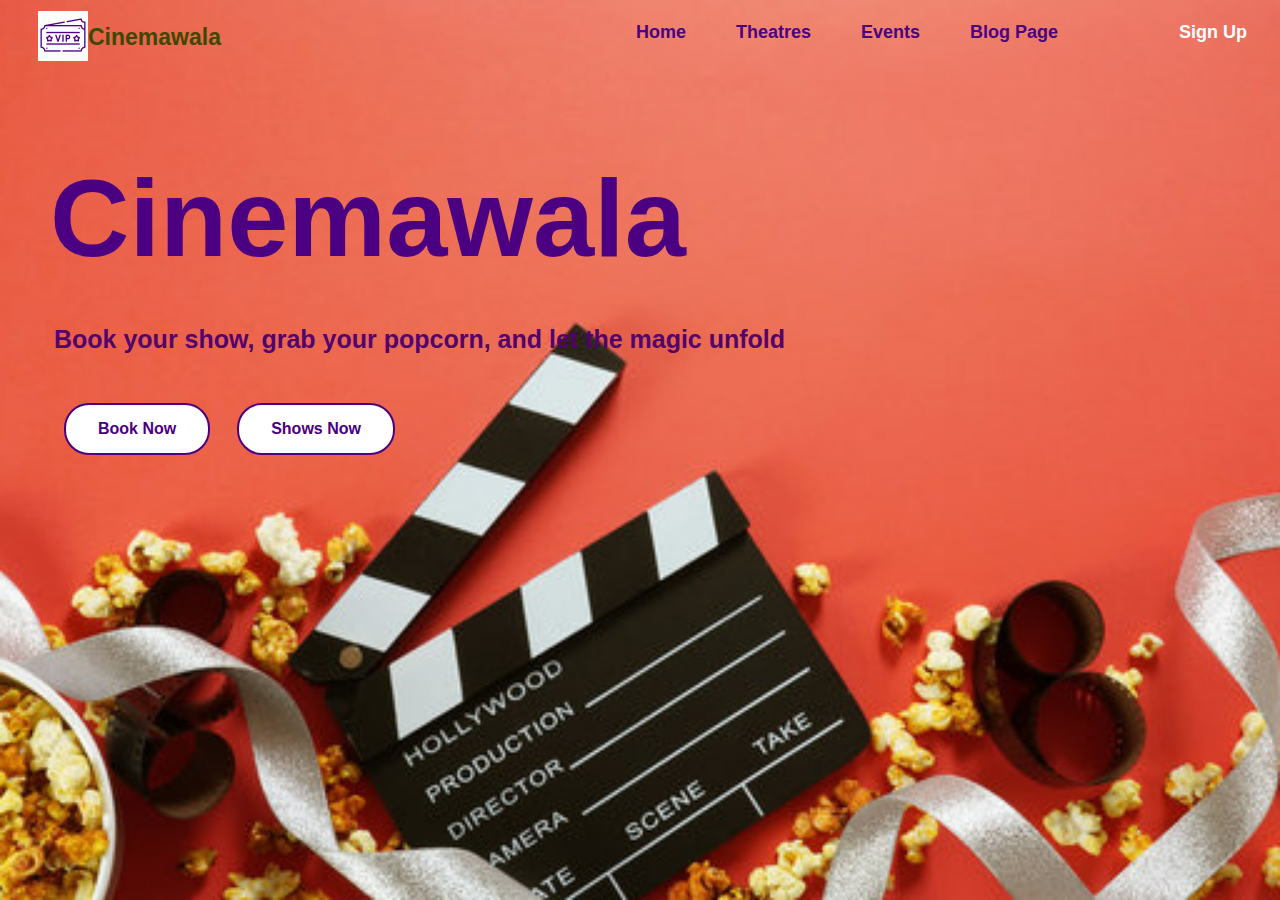
<file: CINEMAWALA/index.html>
<!DOCTYPE html>
<html lang="en">
    <head>
        <meta charset="UTF-8">
        <title>HOME</title>
        <link rel="stylesheet" type="text/css" href="style.css">
    </head>

    <body class="bg">
        <div class="header">            
            <ul>
                <div id="logo">
                    <a style="float:left" href="index.html"><img src="images/logo.jpeg"></a>
                    <li><h3>Cinemawala</h3></li>
                </div>
                <div id="navbar">
                    <li class="nav"><a href="index.html"><b>Home</b></a></li>
                    <li class="nav"><a href="#theatres"><b>Theatres</b></a></li>
                    <li class="nav"><a href="#events"><b>Events</b></a></li>
                    <li class="nav"><a href="Blogpage.html"><b>Blog Page</b></a></li>
                </div>
                <div id="navbar2">
                    <li class="signup" style="float:right"><a href="signup.html"><b>Sign Up</b></a></li>
                </div>
            </ul>
        </div>
        
        <h1 id="topic">Cinemawala</h1>
        <div id="para">
            <p><b>Book your show, grab your popcorn, and let the magic unfold</b></p>

            <a href="booknow.html"><button class="button button1"><b>Book Now</b></button></a>
            <a href="showsnow.html"><button class="button button2"><b>Shows Now</b></button></a>
        </div>
    </body>
</html>
</file>
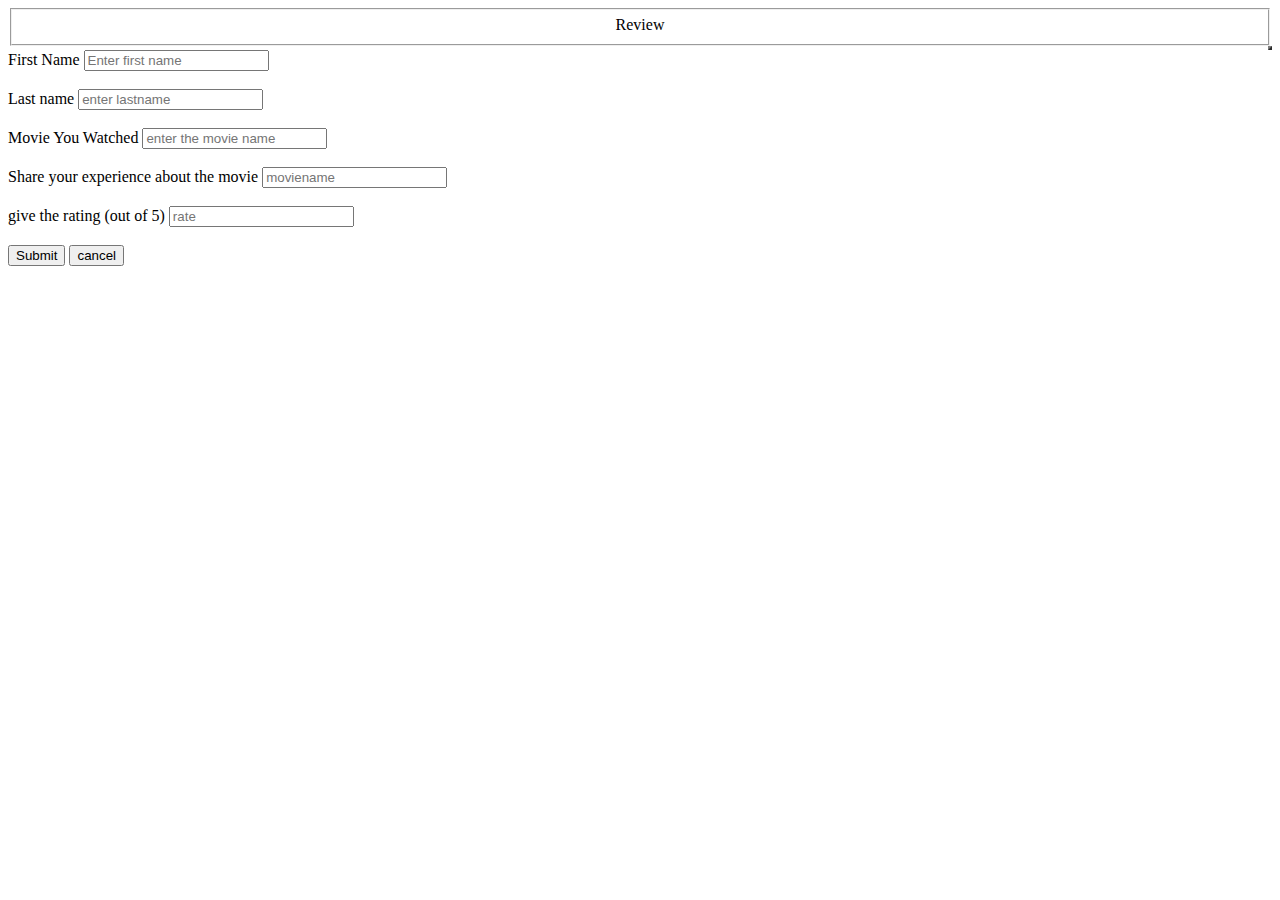
<file: CINEMAWALA/Blogpage.html>
<!DOCTYPE html>
<html lang="en">
<head>
    <meta charset="UTF-8">
    <meta name="viewport" content="width=device-width, initial-scale=1.0">
    <title>Add your Reviews</title>

</head>
<body>
    <form >
        <fieldset style ="text-align: center;">Review</fieldset>
        <table border ="2" style ="margin-right:100 cm; margin-left : auto;"></table>
        <tbody>
        <tr>
            <td>First Name</td>
            <td><input type="text" id ="name" placeholder="Enter first name"></td>
           
        </tr><br><br>

        <tr>
            <td style = >Last name</td>
            <td><input type="text" id="lastname" placeholder="enter lastname"></td>
        </tr> <br><br>

        

        
        <tr>
            <td>Movie You Watched</td>
            <td><input type="text" placeholder="enter the movie name">
                
        </tr><br><br>

        <tr>
            <td>Share your experience about the movie</td>
            <td><input type="text" placeholder="moviename"></td>
        </tr><br><br>

    

        <tr>
            <td>give the rating (out of 5)</td>
            <td><input type="text" placeholder="rate"></td>
            </td>
        </tr>
<br><br>
        <tr>
            <td><button>Submit</button>
                <button>cancel</button></td>
            </tr>
    </table>
        <tbody></tbody>
    </form>
    
</body>
</html>
</file>
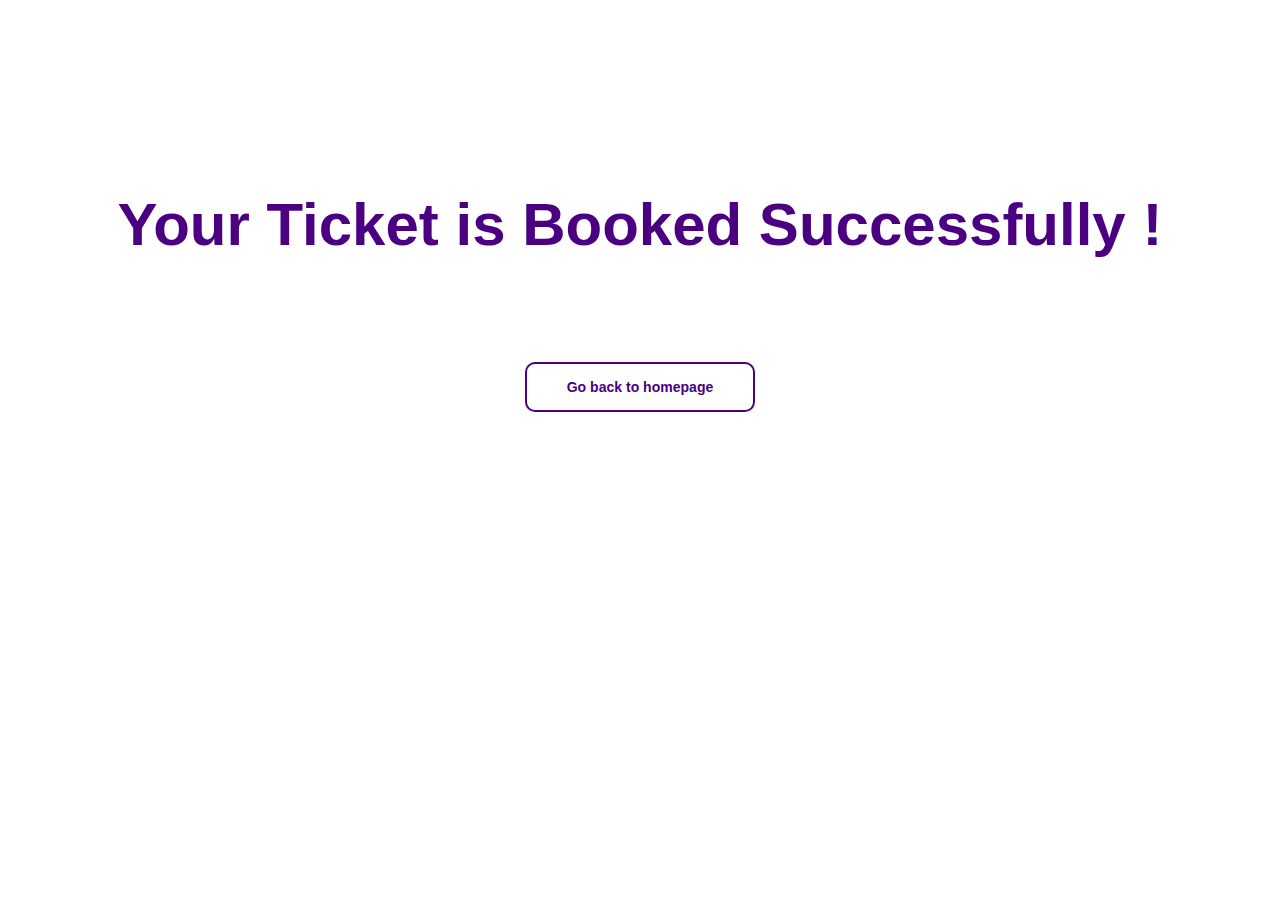
<file: CINEMAWALA/booked.html>
<!DOCTYPE html>
<html lang="en">
    <head>
        <meta charset="UTF-8">
        <title>Registered</title>
        <link rel="stylesheet" type="text/css" href="style.css">
    </head>
    <body>
        <div class="booked">
            <h1>Your Ticket is Booked Successfully !</h1>
            <div id="reg-btn">  
                <a href="index.html"><button id="register"><h3>Go back to homepage</h3></button><br></a>
            </div>
        </div>
    </body>
</html>
</file>
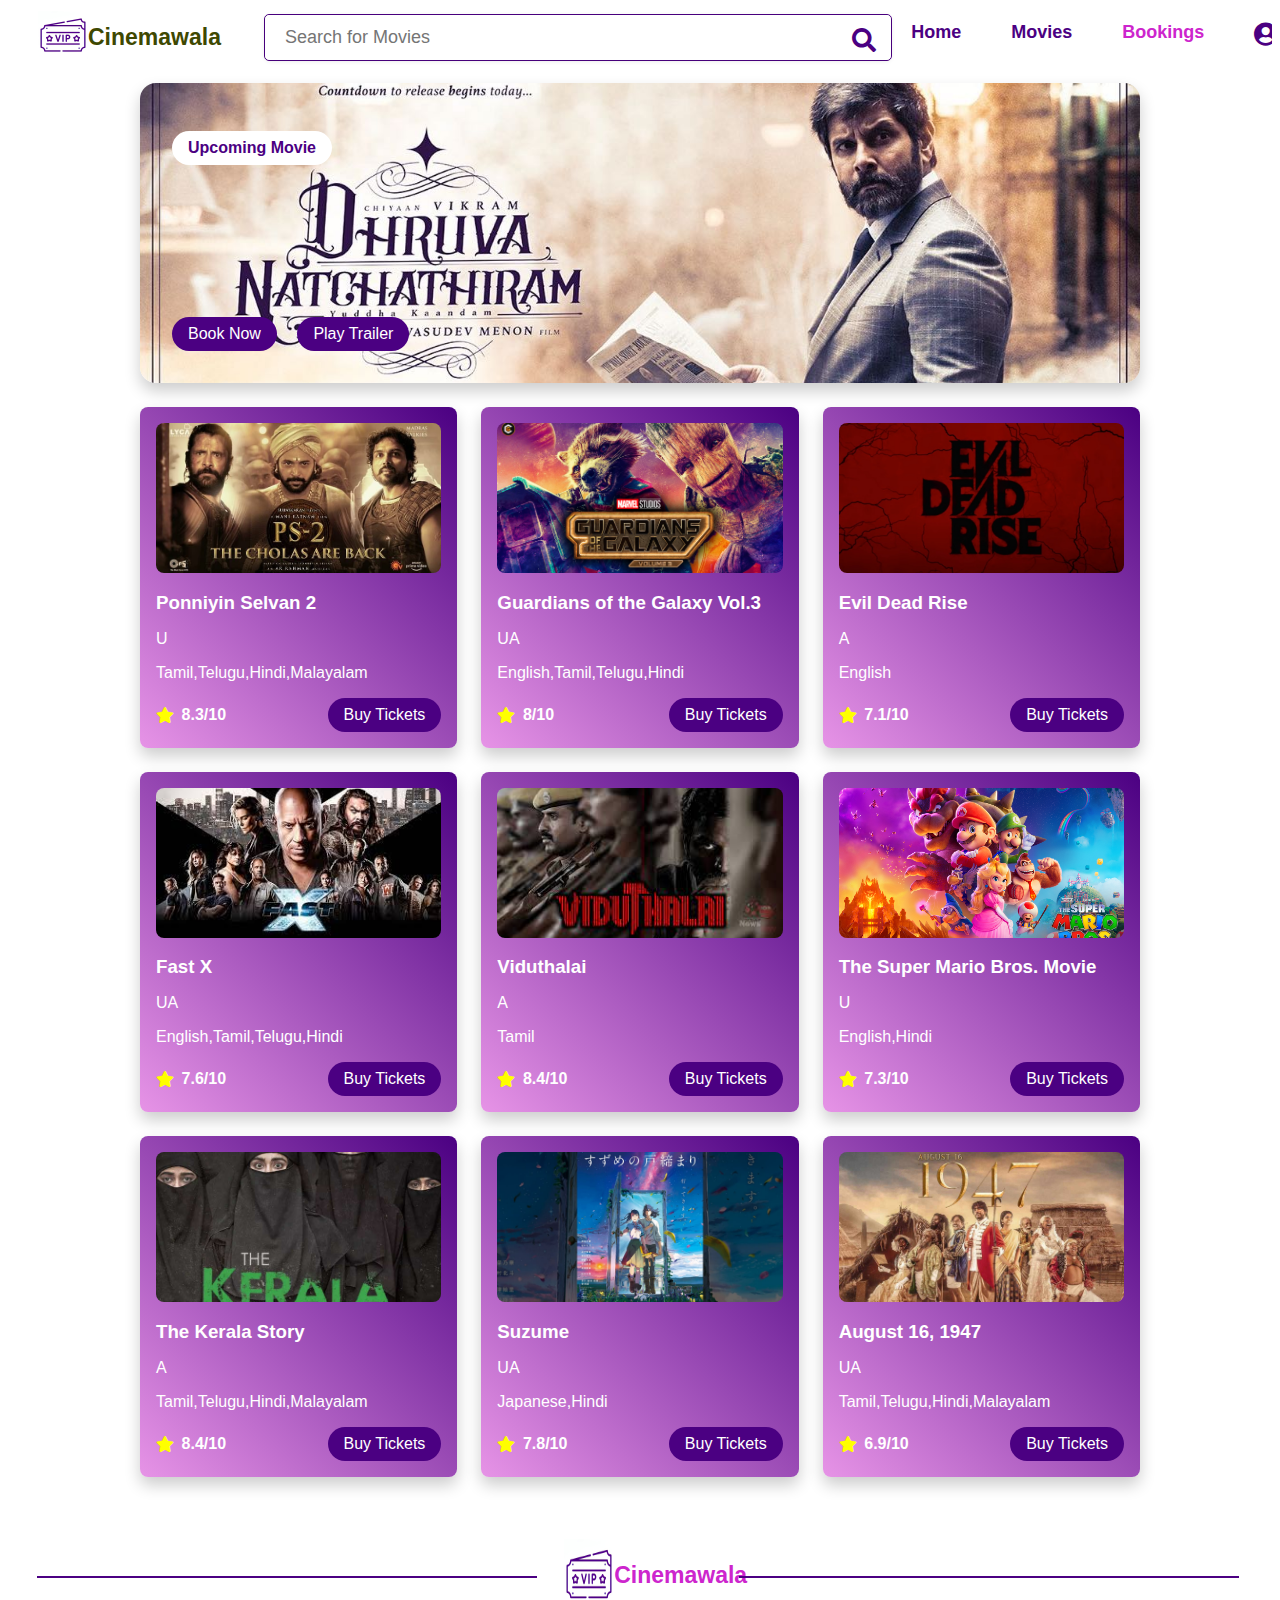
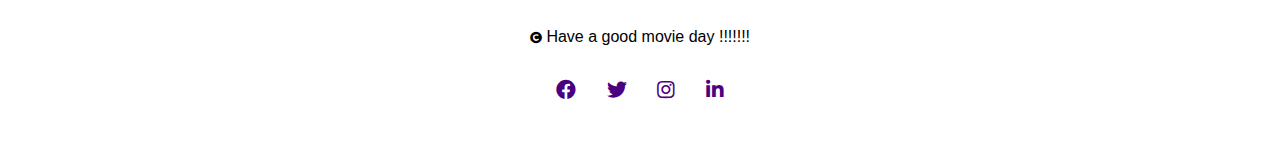
<file: CINEMAWALA/booknow.html>
<!DOCTYPE html>
<html lang="en">
    <head>
        <meta charset="UTF-8">
        <title>Book your ticket Now</title>
        <link rel="stylesheet" type="text/css" href="style.css">
        <link rel="stylesheet" href="https://cdnjs.cloudflare.com/ajax/libs/font-awesome/5.15.4/css/all.min.css">
    </head>

    <body class="movie-bg">
        <div class="wrapper">
            <div class="search-input">
              <input type="text" placeholder="Search for Movies">
              <div class="autocom-box">
              </div>
              <div class="icon"><i class="fas fa-search"></i></div>
            </div>
        </div>
        <div class="header">          
            <ul>
                <div id="logo">
                    <a style="float:left" href="index.html"><img src="images/logo.jpeg"></a>
                    <li><h3>Cinemawala</h3></li>
                </div>
                <div id="nav-bar">
                    <li class="nav"><a href="index.html"><b>Home</b></a></li>
                    <li class="nav"><a href="showsnow.html"><b>Movies</b></a></li>
                    <li class="nav page"><a href="booknow.html"><b>Bookings</b></a></li>
                    <li class="nav user"><a href="signup.html"><i class='fas fa-user-circle'></i></a></li>
                </div>
            </ul>
        </div>
        <section class="body-container">
                <div class="movies-container">
                    <div class="upcoming-img-box book">
                        <img src="images/upcoming4.jpg" alt="">
                        <p class="upcoming-title">Upcoming Movie</p>
                        <div class="buttons">
                            <a href="#" class="btn">Book Now</a>
                            <a href="#" class="btn-alt btn">Play Trailer</a>   
                        </div>
                        
                    </div>
                    <div class="current-movies">
                        <div class="current-movie">
                            <div class="cm-img-box">
                                <img src="images/ps2.jpg" alt="">
                            </div>
                            <h3 class="movie-title">Ponniyin Selvan 2</h3>
                            <p class="screen-name">U</p>
                            <p class="screen-name">Tamil,Telugu,Hindi,Malayalam</p>
                            <div class="booking">
                                <i class="fa fa-star"></i><h4>8.3/10</h4>
                                <a href="timing.html" class="btn">Buy Tickets</a>
                            </div>
                        </div>
                        <div class="current-movie">
                            <div class="cm-img-box">
                                <img src="images/gotg.jpg" alt="">
                            </div>
                            <h3 class="movie-title">Guardians of the Galaxy Vol.3</h3>
                            <p class="screen-name">UA</p>
                            <p class="screen-name">English,Tamil,Telugu,Hindi</p>
                            <div class="booking">
                                <i class="fa fa-star"></i><h4>8/10</h4>
                                <a href="timing.html" class="btn">Buy Tickets</a>
                            </div>
                        </div>
                        <div class="current-movie">
                            <div class="cm-img-box">
                                <img src="images/edr.jpg" alt="">
                            </div>
                            <h3 class="movie-title">Evil Dead Rise</h3>
                            <p class="screen-name">A</p>
                            <p class="screen-name">English</p>
                            <div class="booking">
                                <i class="fa fa-star"></i><h4>7.1/10</h4>
                                <a href="timing.html" class="btn">Buy Tickets</a>
                            </div>
                        </div>
                        <div class="current-movie">
                            <div class="cm-img-box">
                                <img src="images/fx.jpg" alt="">
                            </div>
                            <h3 class="movie-title">Fast X</h3>
                            <p class="screen-name">UA</p>
                            <p class="screen-name">English,Tamil,Telugu,Hindi</p>
                            <div class="booking">
                                <i class="fa fa-star"></i><h4>7.6/10</h4>
                                <a href="timing.html" class="btn">Buy Tickets</a>
                            </div>
                        </div>
                        <div class="current-movie">
                            <div class="cm-img-box">
                                <img src="images/viduthalai.jpg" alt="">
                            </div>
                            <h3 class="movie-title">Viduthalai</h3>
                            <p class="screen-name">A</p>
                            <p class="screen-name">Tamil</p>
                            <div class="booking">
                                <i class="fa fa-star"></i><h4>8.4/10</h4>
                                <a href="timing.html" class="btn">Buy Tickets</a>
                            </div>
                        </div>
                        <div class="current-movie">
                            <div class="cm-img-box">
                                <img src="images/mario.jpg" alt="">
                            </div>
                            <h3 class="movie-title">The Super Mario Bros. Movie</h3>
                            <p class="screen-name">U</p>
                            <p class="screen-name">English,Hindi</p>
                            <div class="booking">
                                <i class="fa fa-star"></i><h4>7.3/10</h4>
                                <a href="timing.html" class="btn">Buy Tickets</a>
                            </div>
                        </div>
                        <div class="current-movie">
                            <div class="cm-img-box">
                                <img src="images/tks.jpg" alt="">
                            </div>
                            <h3 class="movie-title">The Kerala Story</h3>
                            <p class="screen-name">A</p>
                            <p class="screen-name">Tamil,Telugu,Hindi,Malayalam</p>
                            <div class="booking">
                                <i class="fa fa-star"></i><h4>8.4/10</h4>
                                <a href="timing.html" class="btn">Buy Tickets</a>
                            </div>
                        </div>
                        <div class="current-movie">
                            <div class="cm-img-box">
                                <img src="images/suzume.jpeg" alt="">
                            </div>
                            <h3 class="movie-title">Suzume</h3>
                            <p class="screen-name">UA</p>
                            <p class="screen-name">Japanese,Hindi</p>
                            <div class="booking">
                                <i class="fa fa-star"></i><h4>7.8/10</h4>
                                <a href="timing.html" class="btn">Buy Tickets</a>
                            </div>
                        </div>
                        <div class="current-movie">
                            <div class="cm-img-box">
                                <img src="images/1947.jpg" alt="">
                            </div>
                            <h3 class="movie-title">August 16, 1947</h3>
                            <p class="screen-name">UA</p>
                            <p class="screen-name">Tamil,Telugu,Hindi,Malayalam</p>
                            <div class="booking">
                                <i class="fa fa-star"></i><h4>6.9/10</h4>
                                <a href="timing.html" class="btn">Buy Tickets</a>
                            </div>
                        </div>
                    </div>
                </div>
                
        </section>
        
        <section class="footer">
            <div class="footer-logo">
                <img src="images/logo.jpeg"><h3>Cinemawala</h3>
            </div>
            <p> <i class="fa fa-copyright"></i> Have a good movie day !!!!!!!</p>
            <div class="icons">
                <i class="fab fa-facebook"></i>
                <i class="fab fa-twitter"></i>
                <i class="fab fa-instagram"></i>
                <i class="fab fa-linkedin-in"></i>      
            </div>
        </section>
    <script src="booknow.js"></script>
    </body>
</html>
</file>
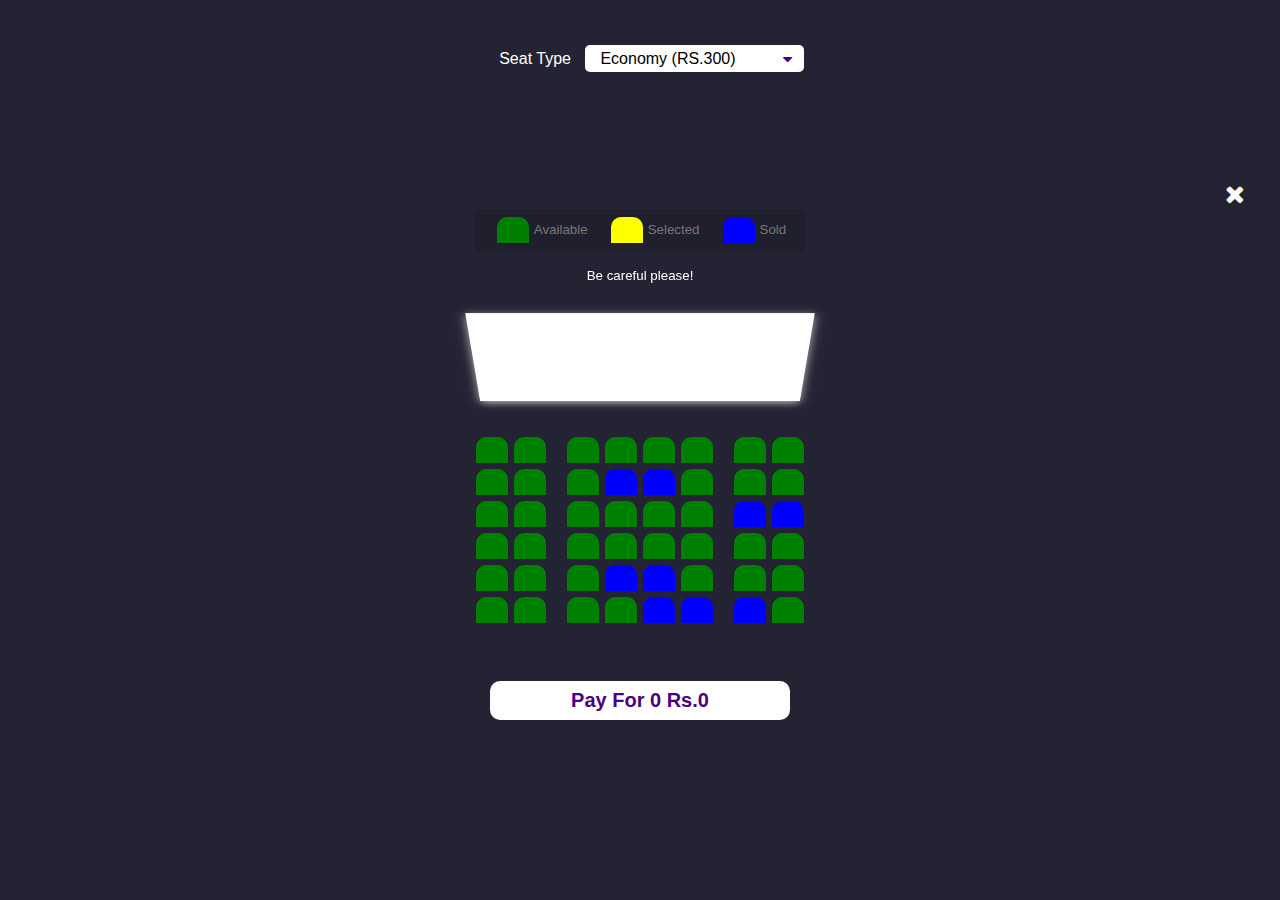
<file: CINEMAWALA/seating.html>
<!DOCTYPE html>
<html lang="en">
    <head>
        <meta charset="UTF-8">
        <link rel="stylesheet" type="text/css" href="style.css">
        <link rel="stylesheet" href="https://cdnjs.cloudflare.com/ajax/libs/font-awesome/4.7.0/css/font-awesome.min.css">
        <title>Seat Booking</title>
    </head>
    <body class="seating">
        <a id="cancel" href="timing.html"><i class="fa fa-times" aria-hidden="true"></i></a>
        <div class="movie-container">
            <label> Seat Type</label>
            <select id="movie">
                <option value="60">Economy (RS.300)</option>
                <option value="120">Elite (RS.720)</option>
                <option value="170">Premium (RS.1070)</option>
                <option value="195">Super Premium (RS.1500)</option>
            </select>
            <div id="caret"><i class="fa fa-caret-down"></i></div>
        </div>

        <ul class="showcase">
            <li>
                <div class="seat"></div>
                <small>Available</small>
            </li>
            <li>
                <div class="seat selected"></div>
                <small>Selected</small>
            </li>
            <li>
                <div class="seat sold"></div>
                <small>Sold</small>
            </li>
        </ul>
        <div class="seat-container">
            <div id="screen-text">
                <small>Be careful please!</small>
            </div>
            <div class="screen"></div>

            <div class="row">
                <div class="seat"></div>
                <div class="seat"></div>
                <div class="seat"></div>
                <div class="seat"></div>
                <div class="seat"></div>
                <div class="seat"></div>
                <div class="seat"></div>
                <div class="seat"></div>
            </div>

            <div class="row">
                <div class="seat"></div>
                <div class="seat"></div>
                <div class="seat"></div>
                <div class="seat sold"></div>
                <div class="seat sold"></div>
                <div class="seat"></div>
                <div class="seat"></div>
                <div class="seat"></div>
            </div>
            <div class="row">
                <div class="seat"></div>
                <div class="seat"></div>
                <div class="seat"></div>
                <div class="seat"></div>
                <div class="seat"></div>
                <div class="seat"></div>
                <div class="seat sold"></div>
                <div class="seat sold"></div>
            </div>
            <div class="row">
                <div class="seat"></div>
                <div class="seat"></div>
                <div class="seat"></div>
                <div class="seat"></div>
                <div class="seat"></div>
                <div class="seat"></div>
                <div class="seat"></div>
                <div class="seat"></div>
            </div>
            <div class="row">
                <div class="seat"></div>
                <div class="seat"></div>
                <div class="seat"></div>
                <div class="seat sold"></div>
                <div class="seat sold"></div>
                <div class="seat"></div>
                <div class="seat"></div>
                <div class="seat"></div>
            </div>
            <div class="row">
                <div class="seat"></div>
                <div class="seat"></div>
                <div class="seat"></div>
                <div class="seat"></div>
                <div class="seat sold"></div>
                <div class="seat sold"></div>
                <div class="seat sold"></div>
                <div class="seat"></div>
            </div>
            
        </div>
        <div id="error-message" style="color: red;"></div>
        
        <div id="pay-btn">  
            <button onclick="updateSelectedCount()" id="pay"><p class="text">
                Pay For <span id="count"></span> Rs.<span id="total">0</span>
            </p></button>
        </div>
        
        <script src="seating.js"></script>
    </body>
</html>
</file>
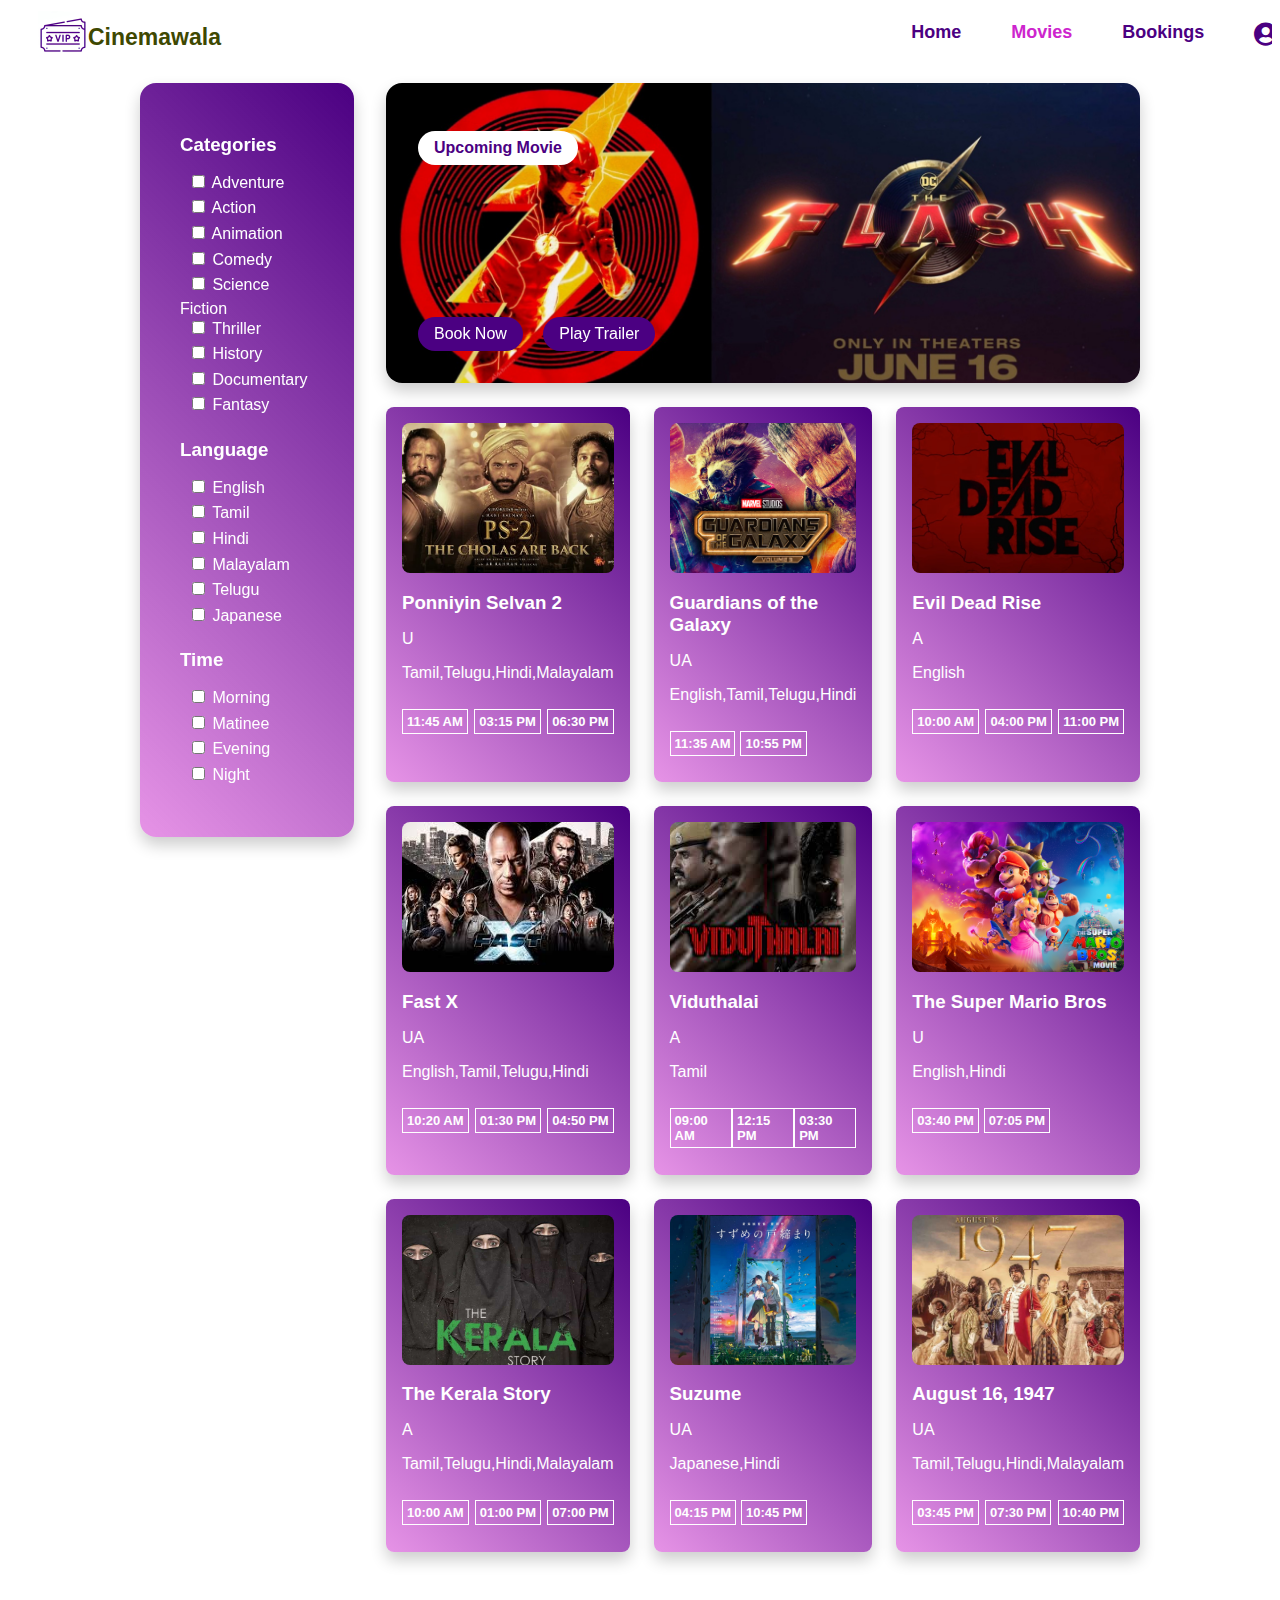
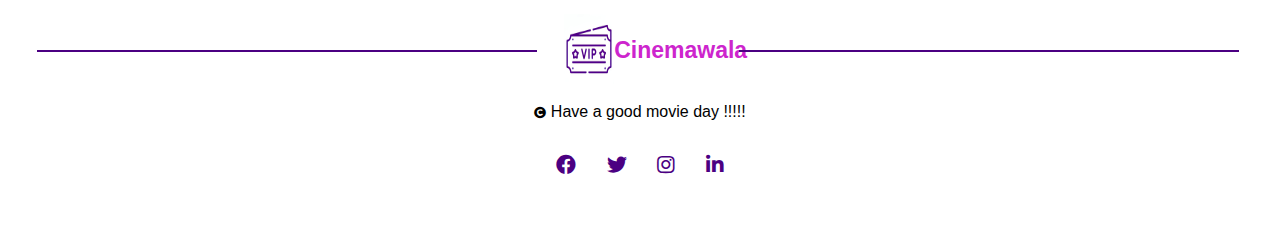
<file: CINEMAWALA/showsnow.html>
<!DOCTYPE html>
<html lang="en">
    <head>
        <meta charset="UTF-8">
        <title>Book Now</title>
        <link rel="stylesheet" type="text/css" href="style.css">
        <link rel="stylesheet" href="https://cdnjs.cloudflare.com/ajax/libs/font-awesome/5.15.4/css/all.min.css">
    </head>

    <body class="movie-bg">
        <div class="header">          
            <ul>
                <div id="logo">
                    <a style="float:left" href="index.html"><img src="images/logo.jpeg"></a>
                    <li><h3>Cinemawala</h3></li>
                </div>
                <div id="nav-bar">
                    <li class="nav"><a href="index.html"><b>Home</b></a></li>
                    <li class="nav page"><a href="showsnow.html"><b>Movies</b></a></li>
                    <li class="nav"><a href="booknow.html"><b>Bookings</b></a></li>
                    <li class="nav user"><a href="signup.html"><i class='fas fa-user-circle'></i></a></li>
                </div>
            </ul>
        </div>
        <section class="body-container">
            <section class="main-container">
                <div class="sidebar">
                    <form>
                        <div class="sidebar-groups">
                            <h3 class="sg-title">Categories</h3>
                            <label><input type="checkbox" name="filter" value="adventure"> Adventure</label><br>
                            <label><input type="checkbox" name="filter" value="action"> Action</label><br>
                            <label><input type="checkbox" name="filter" value="animation"> Animation</label><br>
                            <label><input type="checkbox" name="filter" value="comedy"> Comedy</label><br>
                            <label><input type="checkbox" name="filter" value="science"> Science Fiction</label><br>
                            <label><input type="checkbox" name="filter" value="thriller"> Thriller</label><br>
                            <label><input type="checkbox" name="filter" value="history"> History</label><br>
                            <label><input type="checkbox" name="filter" value="documentary"> Documentary</label><br>
                            <label><input type="checkbox" name="filter" value="fantasy"> Fantasy</label><br>
                        </div>
                        <div class="sidebar-groups">
                            <h3 class="sg-title">Language</h3>
                            <label><input type="checkbox" name="filter" value="english"> English</label><br>
                            <label><input type="checkbox" name="filter" value="tamil"> Tamil</label><br>
                            <label><input type="checkbox" name="filter" value="hindi"> Hindi</label><br>
                            <label><input type="checkbox" name="filter" value="malayalam"> Malayalam</label><br>
                            <label><input type="checkbox" name="filter" value="telugu"> Telugu</label><br>
                            <label><input type="checkbox" name="filter" value="japanese"> Japanese</label><br>
                        </div>
                        <div class="sidebar-groups">
                            <h3 class="sg-title">Time</h3>
                            <label><input type="checkbox" name="filter" value="morning"> Morning</label><br>
                            <label><input type="checkbox" name="filter" value="matinee"> Matinee</label><br>
                            <label><input type="checkbox" name="filter" value="evening"> Evening</label><br>
                            <label><input type="checkbox" name="filter" value="night"> Night</label><br>
                        </div>
                    </form>
                </div>
                <div class="movies-container">
                    <div class="upcoming-img-box">
                        <img src="images/upcoming.jpg" alt="">
                        <p class="upcoming-title">Upcoming Movie</p>
                        <div class="buttons">
                            <a href="booknow.html" class="btn">Book Now</a>
                            <a href="#" class="btn-alt btn">Play Trailer</a>
                        </div>
                    </div>
                    <div class="current-movies">
                        <div class="current-movie history adventure action tamil telugu hindi malayalam morning matinee evening">
                            <div class="cm-img-box">
                                <img src="images/ps2.jpg" alt="">
                            </div>
                            <h3 class="movie-title">Ponniyin Selvan 2</h3>
                            <p class="screen-name">U</p>
                            <p class="screen-name">Tamil,Telugu,Hindi,Malayalam</p>
                            <div class="booking">
                                <h2 class="time">11:45 AM</h2>
                                <h2 class="time">03:15 PM</h2>
                                <h2 class="time">06:30 PM</h2>
                            </div>
                        </div>
                        <div class="current-movie fantasy science action english tamil telugu hindi morning night">
                            <div class="cm-img-box">
                                <img src="images/gotg.jpg" alt="">
                            </div>
                            <h3 class="movie-title">Guardians of the Galaxy</h3>
                            <p class="screen-name">UA</p>
                            <p class="screen-name">English,Tamil,Telugu,Hindi</p>
                            <div class="booking-time">
                                <h2 class="time">11:35 AM</h2>
                                <h2 class="time">10:55 PM</h2>
                            </div>
                        </div>
                        <div class="current-movie thriller english morning evening night">
                            <div class="cm-img-box">
                                <img src="images/edr.jpg" alt="">
                            </div>
                            <h3 class="movie-title">Evil Dead Rise</h3>
                            <p class="screen-name">A</p>
                            <p class="screen-name">English</p>
                            <div class="booking">
                                <h2 class="time">10:00 AM</h2>
                                <h2 class="time">04:00 PM</h2>
                                <h2 class="time">11:00 PM</h2>
                            </div>
                        </div>
                        <div class="current-movie adventure action tamil english telugu hindi morning matinee evening">
                            <div class="cm-img-box">
                                <img src="images/fx.jpg" alt="">
                            </div>
                            <h3 class="movie-title">Fast X</h3>
                            <p class="screen-name">UA</p>
                            <p class="screen-name">English,Tamil,Telugu,Hindi</p>
                            <div class="booking">
                                <h2 class="time">10:20 AM</h2>
                                <h2 class="time">01:30 PM</h2>
                                <h2 class="time">04:50 PM</h2>
                            </div>
                        </div>
                        <div class="current-movie comedy action tamil morning matinee">
                            <div class="cm-img-box">
                                <img src="images/viduthalai.jpg" alt="">
                            </div>
                            <h3 class="movie-title">Viduthalai</h3>
                            <p class="screen-name">A</p>
                            <p class="screen-name">Tamil</p>
                            <div class="booking">
                                <h2 class="time">09:00 AM</h2>
                                <h2 class="time">12:15 PM</h2>
                                <h2 class="time">03:30 PM</h2>
                            </div>
                        </div>
                        <div class="current-movie  adventure animation fantasy english hindi matinee evening">
                            <div class="cm-img-box">
                                <img src="images/mario.jpg" alt="">
                            </div>
                            <h3 class="movie-title">The Super Mario Bros</h3>
                            <p class="screen-name">U</p>
                            <p class="screen-name">English,Hindi</p>
                            <div class="booking-time">
                                <h2 class="time">03:40 PM</h2>
                                <h2 class="time">07:05 PM</h2>
                            </div>
                        </div>
                        <div class="current-movie documentary action tamil telugu hindi malayalam morning matinee evening">
                            <div class="cm-img-box">
                                <img src="images/tks.jpg" alt="">
                            </div>
                            <h3 class="movie-title">The Kerala Story</h3>
                            <p class="screen-name">A</p>
                            <p class="screen-name">Tamil,Telugu,Hindi,Malayalam</p>
                            <div class="booking">
                                <h2 class="time">10:00 AM</h2>
                                <h2 class="time">01:00 PM</h2>
                                <h2 class="time">07:00 PM</h2>
                            </div>
                        </div>
                        <div class="current-movie animation fantasy adventure action japanese hindi evening night">
                            <div class="cm-img-box">
                                <img src="images/suzume.jpeg" alt="">
                            </div>
                            <h3 class="movie-title">Suzume</h3>
                            <p class="screen-name">UA</p>
                            <p class="screen-name">Japanese,Hindi</p>
                            <div class="booking-time">
                                <h2 class="time">04:15 PM</h2>
                                <h2 class="time">10:45 PM</h2>
                            </div>
                        </div>
                        <div class="current-movie comedy action tamil telugu hindi malayalam matinee evening night">
                            <div class="cm-img-box">
                                <img src="images/1947.jpg" alt="">
                            </div>
                            <h3 class="movie-title">August 16, 1947</h3>
                            <p class="screen-name">UA</p>
                            <p class="screen-name">Tamil,Telugu,Hindi,Malayalam</p>
                            <div class="booking">
                                <h2 class="time">03:45 PM</h2>
                                <h2 class="time">07:30 PM</h2>
                                <h2 class="time">10:40 PM</h2>
                            </div>
                        </div>
                    </div>
                </div>
            </section>
        </section>
        <section class="footer">
            <div class="footer-logo">
                <img src="images/logo.jpeg"><h3>Cinemawala</h3>
            </div>
            <p> <i class="fa fa-copyright"></i> Have a good movie day !!!!!</p>
            <div class="icons">
                <i class="fab fa-facebook"></i>
                <i class="fab fa-twitter"></i>
                <i class="fab fa-instagram"></i>
                <i class="fab fa-linkedin-in"></i>
            </div>
        </section>
        <script src="showsnow.js"></script>
    </body>
</html>
</file>
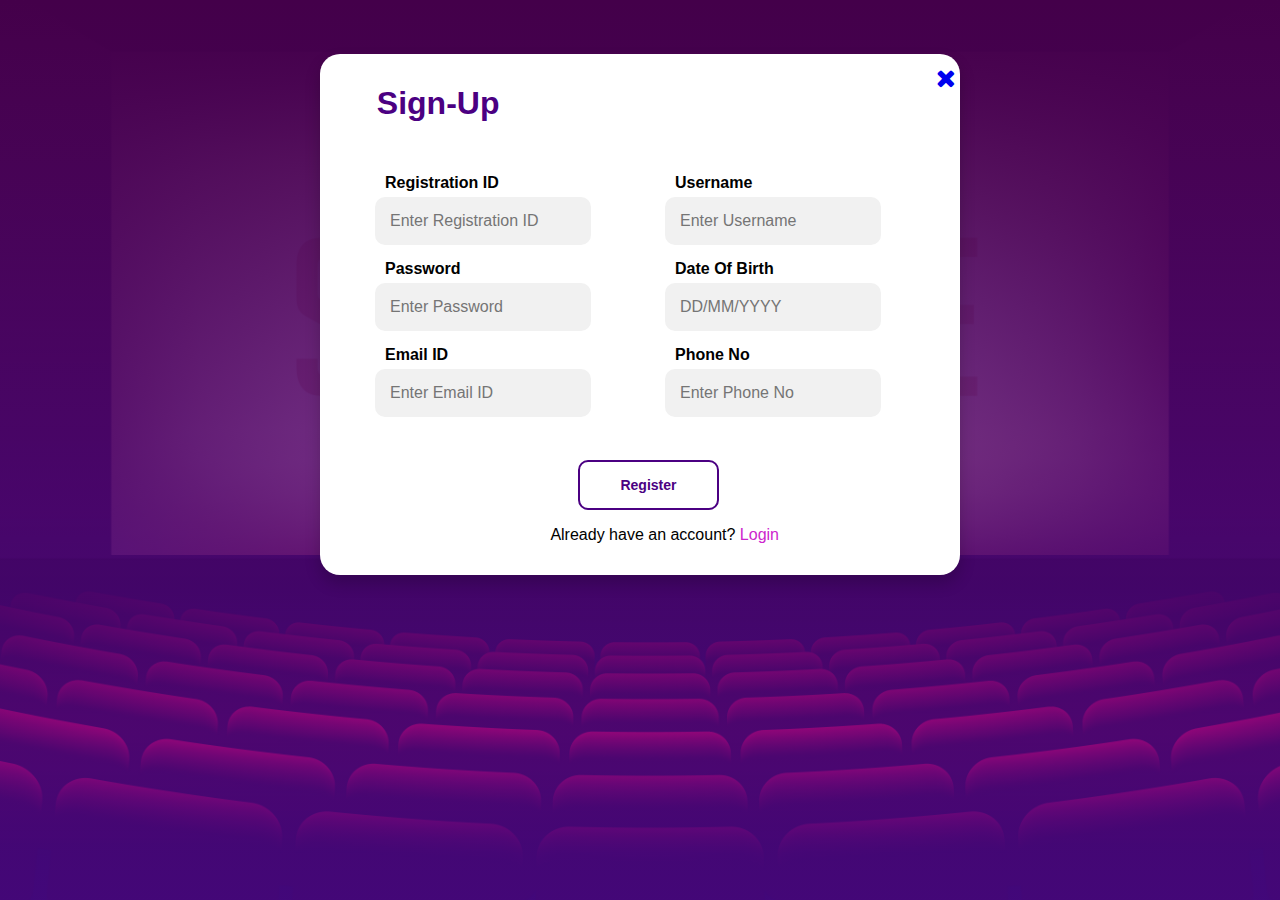
<file: CINEMAWALA/signup.html>
<!DOCTYPE html>   
<html lang="en">   
    <head>  
        <meta charset="UTF-8">
        <title> Sign-Up Page </title>  
        <link rel="stylesheet" type="text/css" href="style.css">
        <link rel="stylesheet" href="https://cdnjs.cloudflare.com/ajax/libs/font-awesome/4.7.0/css/font-awesome.min.css">
    </head>    
    <body id="signup-bg">
        <form>  
            <div class="container">   
                <h1>Sign-Up</h1>
                <a id="cancel" href="index.html"><i class="fa fa-times" aria-hidden="true"></i></a>
                <div class="form-row">
                    <div class="form-item">
                        <label for="input1">Registration ID</label>
                        <input type="text" id="input1" placeholder="Enter Registration ID" name="id" pattern="\d{2}[a-zA-Z]{2}\d{4}" required>
                    </div>
                    <div class="form-item">
                        <label for="input2">Username</label>
                        <input type="text" id="input2" placeholder="Enter Username" name="name" pattern="[A-Za-z]+" required>  
                    </div>
                </div>
                <div class="form-row">
                    <div class="form-item">
                        <label for="input3">Password</label>
                        <input type="password" id="input3" placeholder="Enter Password" name="password" pattern="^(?=.*?[A-Z])(?=.*?[a-z])(?=.*?[0-9])(?=.*?[#?_!@$%^&*-]).{8,}$" required>
                    </div>
                    <div class="form-item">
                        <label for="input4">Date Of Birth</label>
                        <input type="text" id="input4" placeholder="DD/MM/YYYY" name="date" pattern="(0?[1-9]|[12][0-9]|3[01])/(0?[1-9]|1[0-2])/\d{4}" required>
                    </div>
                </div>
                <div class="form-row">
                    <div class="form-item">
                        <label for="input5">Email ID</label>
                        <input type="email" id="input5" placeholder="Enter Email ID" name="Email" required>
                    </div>
                    <div class="form-item">
                        <label for="input6">Phone No</label>
                        <input type="text" id="input6" placeholder="Enter Phone No" name="Phone" pattern="^(?!0{10})(?=\d{10}$)\d{10}$" required>
                    </div>
                </div>
                <div id="reg-btn">  
                <a href="#register"><button id="register"><h3>Register</h3></button><br></a>
                </div>
                <div id="log">
                    <p>Already have an account? <a href="#login">Login</a></p>
                </div>
            </div>   
        </form>     
    </body>     
</html>
</file>
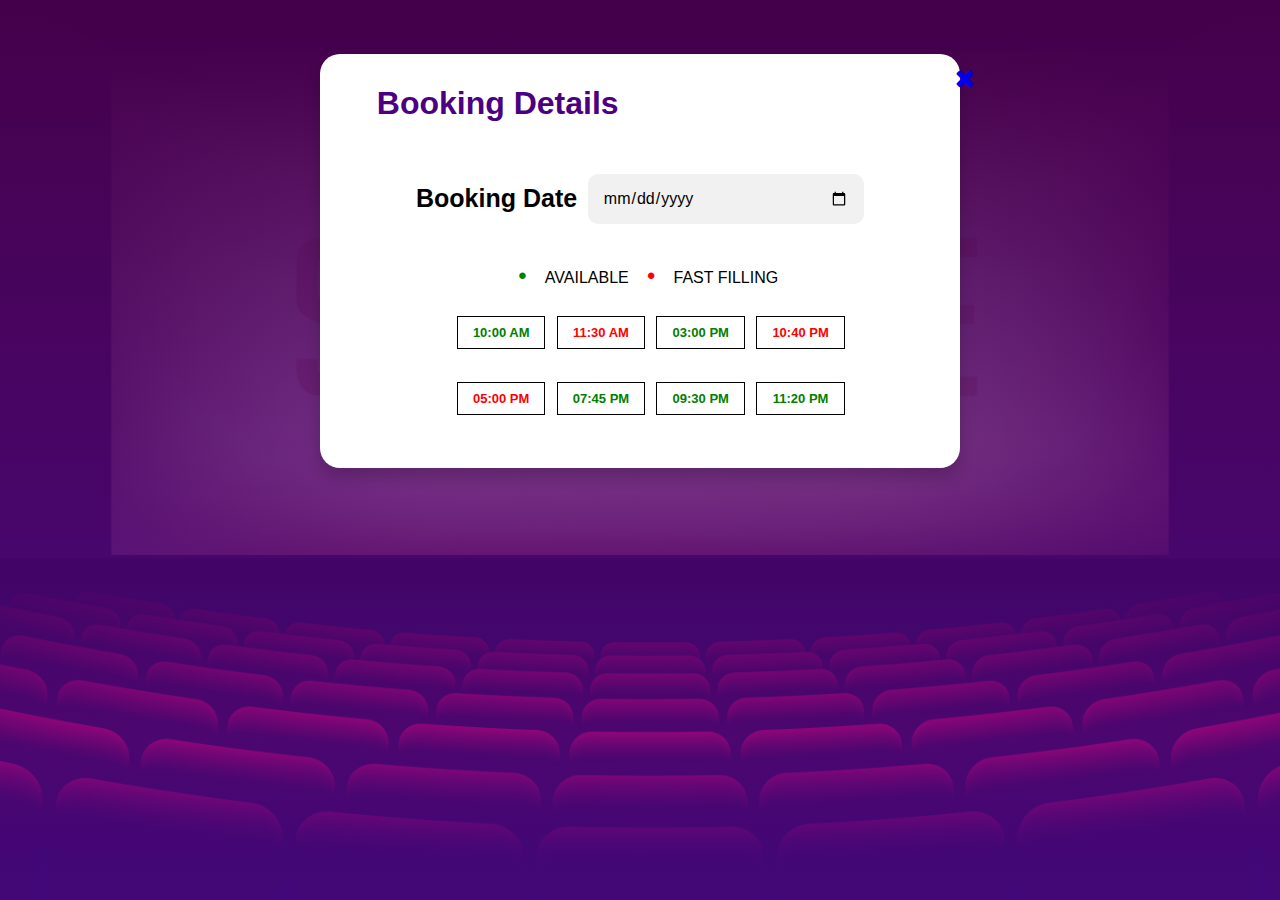
<file: CINEMAWALA/timing.html>
<!DOCTYPE html>
<html lang="en">

	<head>
		<meta charset="UTF-8" />
		<link rel="stylesheet" type="text/css" href="style.css">
		<link rel="stylesheet" href="https://cdnjs.cloudflare.com/ajax/libs/font-awesome/4.7.0/css/font-awesome.min.css">
		<title>Booking Details</title>
	</head>

	<body id="signup-bg">
		<div class="container" action="booknow.html">   
            <h1>Booking Details</h1>
            <a id="exit" href="booknow.html"><i class="fa fa-times" aria-hidden="true"></i></a>
            <div class="date-row">
                <div class="lab">
					<label for="input1">Booking Date</label>
				</div>
				<input type="date" id="input1" name="date" required>
            </div>

			<div class="avail">
				<ul>
					<li>AVAILABLE</li>
					<li class="not-avail">FAST FILLING</li>
				</ul>
			</div>
			
			<div class="timing">
				
				<a href="seating.html"><h2 class="time">10:00 AM</h2></a>
				<a href="#"><h2 class="time busy">11:30 AM</h2></a>
				<a href="seating.html"><h2 class="time">03:00 PM</h2></a>
				<a href="#"><h2 class="time busy">10:40 PM</h2></a>
				<a href="#"><h2 class="time busy">05:00 PM</h2></a>
				<a href="seating.html"><h2 class="time">07:45 PM</h2></a>
				<a href="seating.html"><h2 class="time">09:30 PM</h2></a>
				<a href="seating.html"><h2 class="time">11:20 PM</h2></a>
			</div>
            
        </div>
	</body>

</html>
</file>
<file: CINEMAWALA/style.css>
*{
  font-family: Calibri, Helvetica, sans-serif;
  box-sizing: border-box;
}


.bg {
    background: url(images/homepage.jpg);
    background-repeat: no-repeat;
    background-attachment: fixed;
    background-size: 1000px;
    background-position: center;
    background-size: cover;
    
  }

img {
  width: 50px;
}

#logo h3 {
  color: rgb(62, 72, 1);
  font-size: 23px;
  position: relative;
  bottom: 10px;
}

#logo {
  position: relative;
  top: 3px;
  left: 30px;
}

#topic {
    color: #4B0082;
    font-size: 110px;
    position: absolute;
    left: 50px;
    top: 80px;
  }

#para {
  position: absolute;
  left: 54px;
  top: 300px;
  font-size: 25px;
  color :rgb(83, 2, 108);
}

.button {
  position: relative;
  top: 20px;
  background-color: white;
  border: solid 2px;
  border-radius: 25px;
  color: #4B0082;
  padding: 15px 32px;
  text-align: center;
  display: inline-block;
  font-size: 16px;
  margin: 4px 10px;
  cursor: pointer;
  transition: .3s;
}

.button:hover{
  border: 2px solid rgb(62, 72, 1);
  background: rgb(62, 72, 1);
  color: white;
}

ul {
  list-style-type: none;
  margin: 0;
  padding: 0;
  overflow: hidden;
  
}


li {
  float: left;
}

.nav a {
  display: block;
  color: #4B0082;
  text-align: center;
  padding: 14px 25px;
  text-decoration: none;
  font-size: 18px;
}

#navbar {
  position: relative;
  left: 420px;
}

.header ul li::after{
  content: "";
  width: 0%;
  height: 2px;
  background: rgb(205, 37, 205);
  display: block;
  margin: auto;
  transition: 0.5s;
}

.header ul li:hover::after{
  width: 80%;
}

.signup a {
  display: block;
  color: white;
  text-align: center;
  padding: 14px 25px;
  text-decoration: none;
  font-size: 18px;
}

#signup-bg {
  background-image: linear-gradient(rgb(68, 0, 74),rgba(109, 12, 200, 0.596)),url(images/theatre.jpg);
  background-repeat: no-repeat;
  background-attachment: fixed;
  background-size: 1300px;
  background-position: center;
}

.container {
  width: 50%;
  position: absolute;
  top: 6%;
  left: 25%;
  border-radius: 20px;
  text-align: center;
  padding: 10px 40px 15px;
  background-color: white;
  display: flex;
  flex-wrap: wrap;
  box-shadow: 0 8px 16px 0 rgba(0, 0, 0, 0.2);
}

.container h1 {
  color: #4B0082;
  padding-left: 3%;
  padding-bottom: 30px;
}

#register {
  position: relative;
  background-color: white;
  border: solid 2px;
  border-radius: 10px;
  color: #4B0082;
  padding: 1px 40px;
  text-align: center;
  font-size: 12px;
  cursor: pointer;
}

#register:hover{
  border: 2px solid rgb(205, 37, 205);
  background: rgb(205, 37, 205);
  color: white;
}

#reg-btn {
  padding: 5% 39% 0;
}

#log {
  position: relative;
  left: 34%;
}

.container p a {
  color: rgb(205, 37, 205);
  text-decoration: none;
}

.form-row {
  display: flex;
  justify-content: space-between;
  width: 100%;
  margin-bottom: 10px;
}

.form-item {
  flex-basis: calc(50% - 10px);
}

.form-item label {
  display: block;
  margin-bottom: 5px;
  font-weight: bold;
  text-align: left;
  margin-left: 25px;
}

.form-item input {
  display: block;
  width: 80%;
  padding: 15px;
  border-radius: 4px;
  border: 1px solid #ccc;
  font-size: 16px;
  border: none;
  border-radius: 10px;
  margin: 5px 15px 5px 15px;
  background: #f1f1f1;
}

.container #cancel {
  font-size: 25px;
  position: relative;
  left: 78%;
}

#nav-bar {
  position: relative;
  left: 55%;
}

#nav-bar .page a {
  color: rgb(205, 37, 205);
}

.btn {
  display: inline-block;
  padding: .5rem 1rem;
  background-color: #4B0082;
  border-radius: 2rem;
  color: white;
  transition: .3s;
  text-decoration: none;
}

.btn:hover {
  color: white;
  background-color: rgb(205, 37, 205);
}

.body-container {
  background-color: white;
  display: grid;
  grid-template-columns: 1000px;
  justify-content: space-evenly;
}

.main-container {
  color: white;
  display: grid;
  grid-template-columns: 1fr 3fr;
  gap: 2rem;
}

.profile-img-box {
  position: relative;
  height: 30px;
  width: 30px;
  border-radius: 50%;
  overflow: hidden;
}

.movies-container img {
  position: absolute;
  top: 0;
  left: 0;
  width: 100%;
  height: 100%;
  object-fit: cover;
}

.sidebar {
  background: linear-gradient(45deg, rgba(205, 37, 205, 0.495), rgb(75, 0, 130));
  backdrop-filter: blur(5px);
  height: fit-content;
  border-radius: 1rem;
  padding: 2rem 2.5rem;
  box-shadow: 0 8px 16px 0 rgba(0, 0, 0, 0.2);
}

.sidebar-groups {
  margin-bottom: 1rem;
}

.sg-title {
  margin-bottom: 1rem;
  color: #fff;
}

.sidebar-groups input {
  margin-bottom: .6rem;
}

.sidebar-groups input[type=checkbox]:checked {
  accent-color: #4B0082;
}

.sidebar-groups label {
  margin-left: .5rem;
}

.upcoming-img-box {
  position: relative;
  height: 300px;
  width: 100%;
  border-radius: 1rem;
  overflow: hidden;
  margin-bottom: 1.5rem;
  box-shadow: 0 8px 16px 0 rgba(0, 0, 0, 0.2);
}

.upcoming-title {
  position: absolute;
  top: 2rem;
  left: 2rem;
  color: #4B0082;
  background-color: white;
  padding: .5rem 1rem;
  border-radius: 2rem;
  font-weight: 700;
}

.buttons {
  position: absolute;
  bottom: 2rem;
  left: 2rem;
}

.btn-alt {
  background-color: #4B0082;
  color: white;
  margin-left: 1rem;
  text-decoration: none;
}

.btn-alt:hover {
  color: white;
  background-color: rgb(205, 37, 205);
}

.movies-container {
  padding-bottom: 2rem;
}

.current-movies {
  display: grid;
  grid-template-columns: repeat(3, 1fr);
  gap: 1.5rem;
}

.current-movie {
  background: linear-gradient(45deg, rgba(205, 37, 205, 0.495), rgb(75, 0, 130));
  padding: 1rem;
  border-radius: .5rem;
  box-shadow: 0 8px 16px 0 rgba(0, 0, 0, 0.2);
}

.cm-img-box {
  position: relative;
  height: 150px;
  width: auto;
  margin-bottom: 1rem;
  border-radius: .5rem;
  overflow: hidden;
}

.movie-title {
  color: #fff;
  margin-bottom: .2rem;
}

.screen-name {
  color: white;
}

.booking {
  display: flex;
  align-items: center;
  justify-content: space-between;
  margin-top: 1rem;
}

.booking-time {
  display: flex;
  align-items: center;
  justify-content: left;
  margin-top: 1rem;
}

.booking-time .time{
  margin-right: 5px;
}

.booking .fa {
  color: yellow;
}

.booking h4 {
  position: absolute;
  margin-left: 2%;
  color: white;
}

.time {
  color: white;
  font-size: 13px;
  padding: 4px;
  border: 1px solid white;
}

.footer{
  width: 100%;
  text-align: center;
  padding:30px 0 ;

}
.footer h4{
  margin-bottom: 25px;
  margin-top: 20px;
  font-weight: 600;
}

.icons .fab{
  color: #4B0082;
  margin: 0 13px;
  cursor: pointer;
  padding: 18px 0;
  font-size: 20px;
}

.footer .fa{
  font-size: 12px;
}

.footer-logo {
  position: relative;
  max-width: 500px;
  text-align: center;
  display: flex;
  margin-left: 44%;
}

.footer-logo h3 {
  color: rgb(205, 37, 205);
  font-size: 23px;
}

.footer-logo:before {
  content: "";
  display: block;
  width: 500px;
  height: 2px;
  background: #4B0082;
  right: 105.5%;
  top: 50%;
  position: absolute;
}

.footer-logo:after {
  content: "";
  display: block;
  width: 500px;
  height: 2px;
  background: #4B0082;
  left: 35%;
  top: 50%;
  position: absolute;
}

.fas {
  font-size: 24px;
}

.movies-container .book img{
  height: 370px;
}

.seating #cancel {
  color: white;
  font-size: 25px;
  position: relative;
  margin-left: 93%;
}

.seating {
  background-color: #242333;
  color: #fff;
  display: flex;
  flex-direction: column;
  align-items: center;
  justify-content: center;
  height: 100vh;
  font-family: "Lato", sans-serif;
  margin: 0;
}

.movie-container {
  position: absolute;
  bottom: 92%;
  left: 39%;
}

.movie-container select {
  background-color: #fff;
  border: 0;
  border-radius: 5px;
  font-size: 16px;
  margin-left: 10px;
  padding: 5px 15px 5px 15px;
  -moz-appearance: none;
  -webkit-appearance: none;
  appearance: none;
}

#caret {
  color: #4B0082;
  position: absolute;
  left: 93%;
  bottom: 12%;
}

.seat-container {
  perspective: 1000px;
  margin-bottom: 30px;
}

.seat {
  background-color: green;
  height: 26px;
  width: 32px;
  margin: 3px;
  font-size: 50px;
  border-top-left-radius: 10px;
  border-top-right-radius: 10px;
}

.seat.selected {
  background-color: yellow;
}

.seat.sold {
  background-color: blue;
}

.seat:nth-of-type(2) {
  margin-right: 18px;
}

.seat:nth-last-of-type(2) {
  margin-left: 18px;
}

.seat:not(.sold):hover {
  cursor: pointer;
  transform: scale(1.2);
}

.showcase .seat:not(.sold):hover {
  cursor: default;
  transform: scale(1);
}

.showcase {
  background: rgba(0, 0, 0, 0.1);
  padding: 5px 10px;
  margin-bottom: 5px;
  border-radius: 5px;
  color: #777;
  list-style-type: none;
  display: flex;
  justify-content: space-between;
}

.showcase li {
  display: flex;
  align-items: center;
  justify-content: center;
  margin: 0 10px;
}

.showcase li small {
  margin-left: 2px;
}

.row {
  display: flex;
}

#screen-text {
    width: 100%;
    text-align: center;
    margin-top: 10px;
}

.screen {
  background-color: #fff;
  height: 120px;
  width: 100%;
  margin: 15px 0;
  transform: rotateX(-48deg);
  box-shadow: 0 3px 10px rgba(255, 255, 255, 0.7);
}

p.text{
    margin: 5px 0;
    font-size: 20px;
}


#pay {
  position: relative;
  background-color: white;
  border: solid 2px white;
  border-radius: 10px;
  color: #4B0082;
  /* padding: 0px 70px; */
  text-align: center;
  font-size: 14px;
  cursor: pointer;
  width: 300px;
  font-weight: bold;
}

#pay:hover{
  border: 2px solid rgb(205, 37, 205);
  background: rgb(205, 37, 205);
  color: white;
}

#pay-btn {
  width: 100%;
  text-align: center;
  margin-top: 2%;
}

.timing {
  align-items: center;
  justify-content: left;
  margin-top: 1rem;
  margin-left: 17.3%;
  margin-bottom: 5%;
  display: grid;
  grid-template-columns: repeat(4, 1fr);
  gap: 0.7rem;
}

.timing .time{
  padding: 8px 15px;
  color: green;
  border: 1px solid black;
}

.timing a{
  text-decoration: none;
}

.timing .busy{
  color: red;
  cursor: default;
}

.avail {
  margin-left: 25%;
}

.avail ul {
  list-style: none;
}

.avail ul li::before {
  content: "\2022";
  font-size: 140%;
  color: green;
  font-weight: bold;
  display: inline-block;
  width: 2em;
}

.avail ul .not-avail::before {
  content: "\2022";
  font-size: 140%;
  color: red;
  font-weight: bold;
  display: inline-block;
  width: 2em;
}

.date-row {
  display: flex;
  position: relative;
  margin-bottom: 7%;
  margin-left: 10%;
  text-align: center;
  width: 80%;
}

.date-row label {
  display: flex;
  font-size: 25px;
  font-weight: bold;
  margin-top: 10px;
}

.date-row input {
  width:150%;
  padding: 15px;
  border-radius: 4px;
  border: 1px solid #ccc;
  font-size: 16px;
  border: none;
  border-radius: 10px;
  background: #f1f1f1;
}

.lab {
  width: 100%;
  text-align: center;
}

.container #exit {
  font-size: 25px;
  position: relative;
  left: 60%;
}

.booked {
  font-size: 30px;
  color: #4B0082;
  text-align: center;
  margin: auto;
  margin-top: 15%;
}


::selection{
  color: #fff;
  background: #664AFF;
}

.wrapper{
  max-width: 1000px;
  margin: 0.5% 20%;
  position: absolute;
}

.wrapper .search-input{
  background: #fff;
  width: 200%;
  border: 1px solid #4B0082;
  border-radius: 5px;
  position: relative;
  /* box-shadow: 0px 1px 2px 3px rgba(0,0,0,0.12); */
  z-index: 1;
}

.search-input input{
  height: 45px;
  width: 100%;
  outline: none;
  border: none;
  border-radius: 5px;
  padding: 0 60px 0 20px;
  font-size: 18px;
  box-shadow: 0px 1px 5px rgba(0,0,0,0.1);
}

.search-input.active input{
  border-radius: 5px 5px 0 0;
}

.search-input .autocom-box{
  padding: 0;
  opacity: 0;
  pointer-events: none;
  max-height: 280px;
  overflow-y: auto;
}

.search-input.active .autocom-box{
  padding: 10px 8px;
  opacity: 1;
  pointer-events: auto;
}

.autocom-box li{
  list-style: none;
  padding: 8px 12px;
  display: none;
  width: 100%;
  cursor: default;
  border-radius: 3px;
}

.search-input.active .autocom-box li{
  display: block;
}
.autocom-box li:hover{
  background: #efefef;
}

.search-input .icon{
  position: absolute;
  right: 0px;
  top: 0px;
  height: 55px;
  width: 55px;
  text-align: center;
  line-height: 55px;
  font-size: 20px;
  color: #4B0082;
  cursor: pointer;
}

#error-message {
  position: absolute;
  top: 82%;
  font-size: 20px;
}

#countdown {
  color: white;
  font-size: 60px;
  position: relative;
}

#start-time {
  position: relative;
  color: white;
  font-size: 18px;
}

#timer {
  position: relative;
  top: 65%;
  display: flex;
  gap: 20px;
  float: right;
  padding: 20px 25px;
  font-weight: bold;
  background-color: rgba(75, 0, 130, 0.7);
  border-radius: 55px 0 0 0;
}

#totalcount, #totalprice {
  color: white;
  font-weight: bolder;
}

.topic {
  font-size: 40px;
  color: red;
  font-weight: bold;
}

#ticket-detail {
  width: 35%;
  position: relative;
  left: 70%;
  background-color: #4B0082;
  padding: 20px 20px;
  border-radius: 25px;
}
</file>
